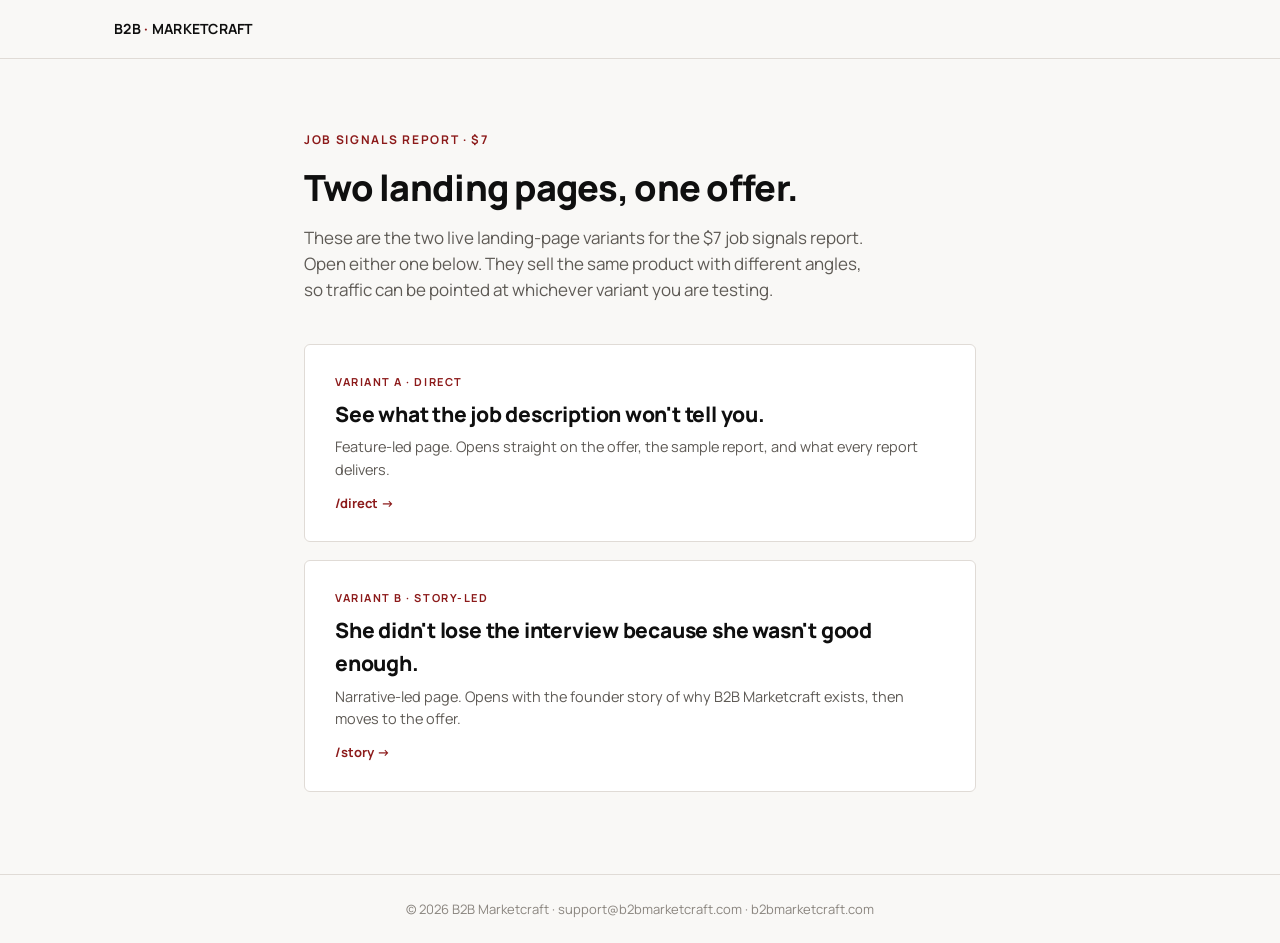
<file: index.html>
<!DOCTYPE html>
<html lang="en">
<head>
<meta charset="UTF-8">
<meta name="viewport" content="width=device-width, initial-scale=1.0">
<title>Job Signals Report — landing pages | B2B Marketcraft</title>
<meta name="robots" content="noindex">
<link rel="icon" href="https://b2bmarketcraft.com/favicon.ico">
<link rel="preconnect" href="https://fonts.googleapis.com">
<link rel="preconnect" href="https://fonts.gstatic.com" crossorigin>
<link href="https://fonts.googleapis.com/css2?family=Manrope:wght@300;400;500;600;700;800&display=swap" rel="stylesheet">
<style>
  :root {
    --bg: #f9f8f6;
    --card: #ffffff;
    --accent: #8C1A1A;
    --accent-dark: #6e1414;
    --border: #e0dbd6;
    --text: #0f0f0f;
    --muted: #5e5a55;
    --faint: #8a857f;
  }
  * { box-sizing: border-box; margin: 0; padding: 0; }
  body {
    font-family: 'Manrope', -apple-system, BlinkMacSystemFont, sans-serif;
    background: var(--bg);
    color: var(--text);
    line-height: 1.55;
    -webkit-font-smoothing: antialiased;
    min-height: 100vh;
  }
  .topbar { border-bottom: 1px solid var(--border); }
  .topbar-inner {
    display: flex;
    align-items: center;
    padding: 18px 24px;
    max-width: 1100px;
    margin: 0 auto;
    font-size: 14px;
  }
  .brand { font-weight: 700; letter-spacing: 0.02em; }
  .brand .dot { color: var(--accent); }

  .wrap { max-width: 720px; margin: 0 auto; padding: 72px 24px 64px; }
  .eyebrow {
    font-size: 12px;
    letter-spacing: 0.14em;
    text-transform: uppercase;
    color: var(--accent);
    font-weight: 700;
    margin-bottom: 18px;
  }
  h1 {
    font-size: 36px;
    line-height: 1.15;
    font-weight: 800;
    letter-spacing: -0.02em;
    margin-bottom: 16px;
  }
  .intro {
    font-size: 17px;
    color: var(--muted);
    margin-bottom: 40px;
    max-width: 560px;
  }

  .card {
    display: block;
    background: var(--card);
    border: 1px solid var(--border);
    border-radius: 6px;
    padding: 28px 30px;
    margin-bottom: 18px;
    text-decoration: none;
    color: inherit;
    transition: border-color 0.15s, transform 0.1s;
  }
  .card:hover { border-color: var(--accent); transform: translateY(-2px); }
  .card-tag {
    font-size: 11px;
    letter-spacing: 0.14em;
    text-transform: uppercase;
    color: var(--accent);
    font-weight: 700;
    margin-bottom: 8px;
  }
  .card-title {
    font-size: 21px;
    font-weight: 800;
    letter-spacing: -0.01em;
    margin-bottom: 6px;
  }
  .card-desc { font-size: 14.5px; color: var(--muted); margin-bottom: 12px; }
  .card-url {
    font-size: 13px;
    color: var(--accent);
    font-weight: 700;
  }
  .card-url::after { content: " →"; }

  footer {
    border-top: 1px solid var(--border);
    padding: 24px;
    font-size: 13px;
    color: var(--faint);
    text-align: center;
  }
  footer a { color: var(--faint); text-decoration: none; }
  footer a:hover { color: var(--text); }

  @media (max-width: 600px) {
    h1 { font-size: 28px; }
    .wrap { padding: 48px 22px 48px; }
    .card { padding: 24px 22px; }
  }
</style>
</head>
<body>

<div class="topbar">
  <div class="topbar-inner">
    <div class="brand">B2B <span class="dot">·</span> MARKETCRAFT</div>
  </div>
</div>

<div class="wrap">
  <div class="eyebrow">Job Signals Report · $7</div>
  <h1>Two landing pages, one offer.</h1>
  <p class="intro">These are the two live landing-page variants for the $7 job signals report. Open either one below. They sell the same product with different angles, so traffic can be pointed at whichever variant you are testing.</p>

  <a class="card" href="/direct">
    <div class="card-tag">Variant A · Direct</div>
    <div class="card-title">See what the job description won't tell you.</div>
    <div class="card-desc">Feature-led page. Opens straight on the offer, the sample report, and what every report delivers.</div>
    <div class="card-url">/direct</div>
  </a>

  <a class="card" href="/story">
    <div class="card-tag">Variant B · Story-led</div>
    <div class="card-title">She didn't lose the interview because she wasn't good enough.</div>
    <div class="card-desc">Narrative-led page. Opens with the founder story of why B2B Marketcraft exists, then moves to the offer.</div>
    <div class="card-url">/story</div>
  </a>
</div>

<footer>
  © 2026 B2B Marketcraft · <a href="mailto:support@b2bmarketcraft.com">support@b2bmarketcraft.com</a> · <a href="https://b2bmarketcraft.com">b2bmarketcraft.com</a>
</footer>

</body>
</html>
</file>
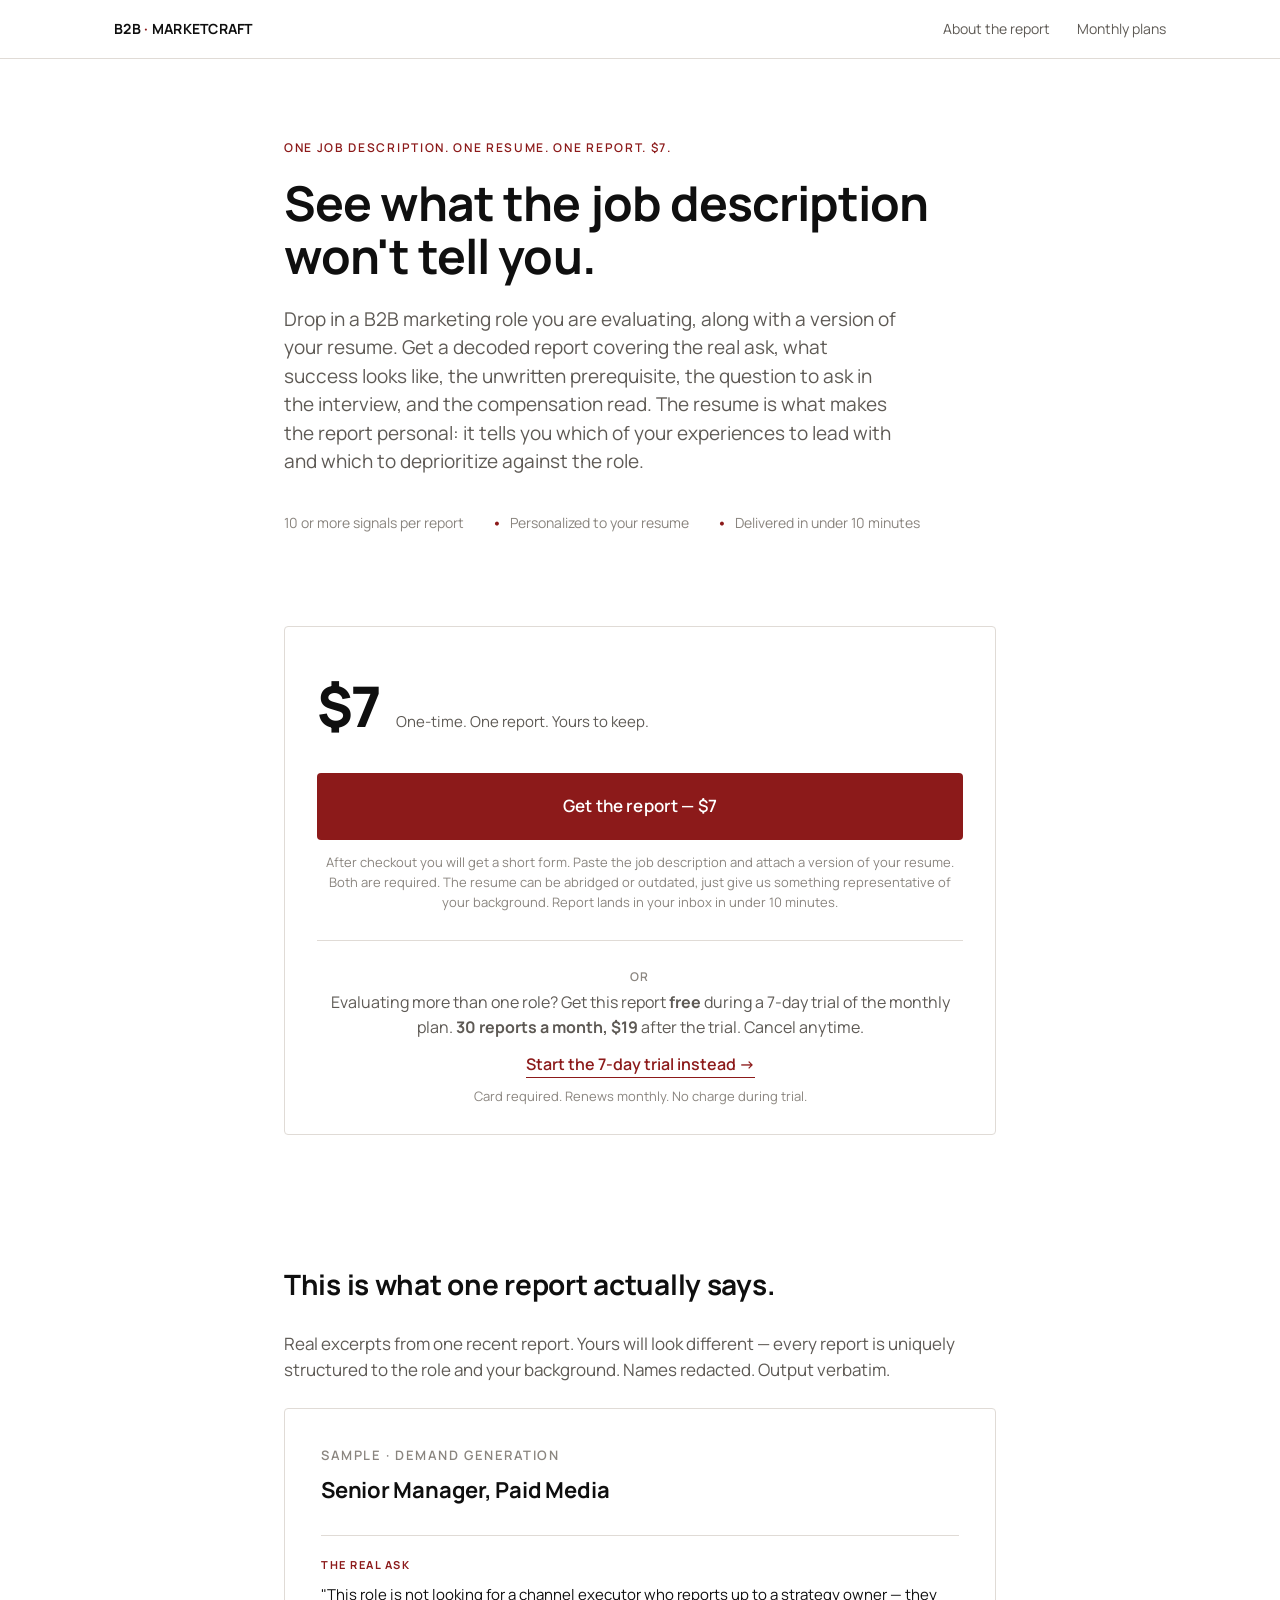
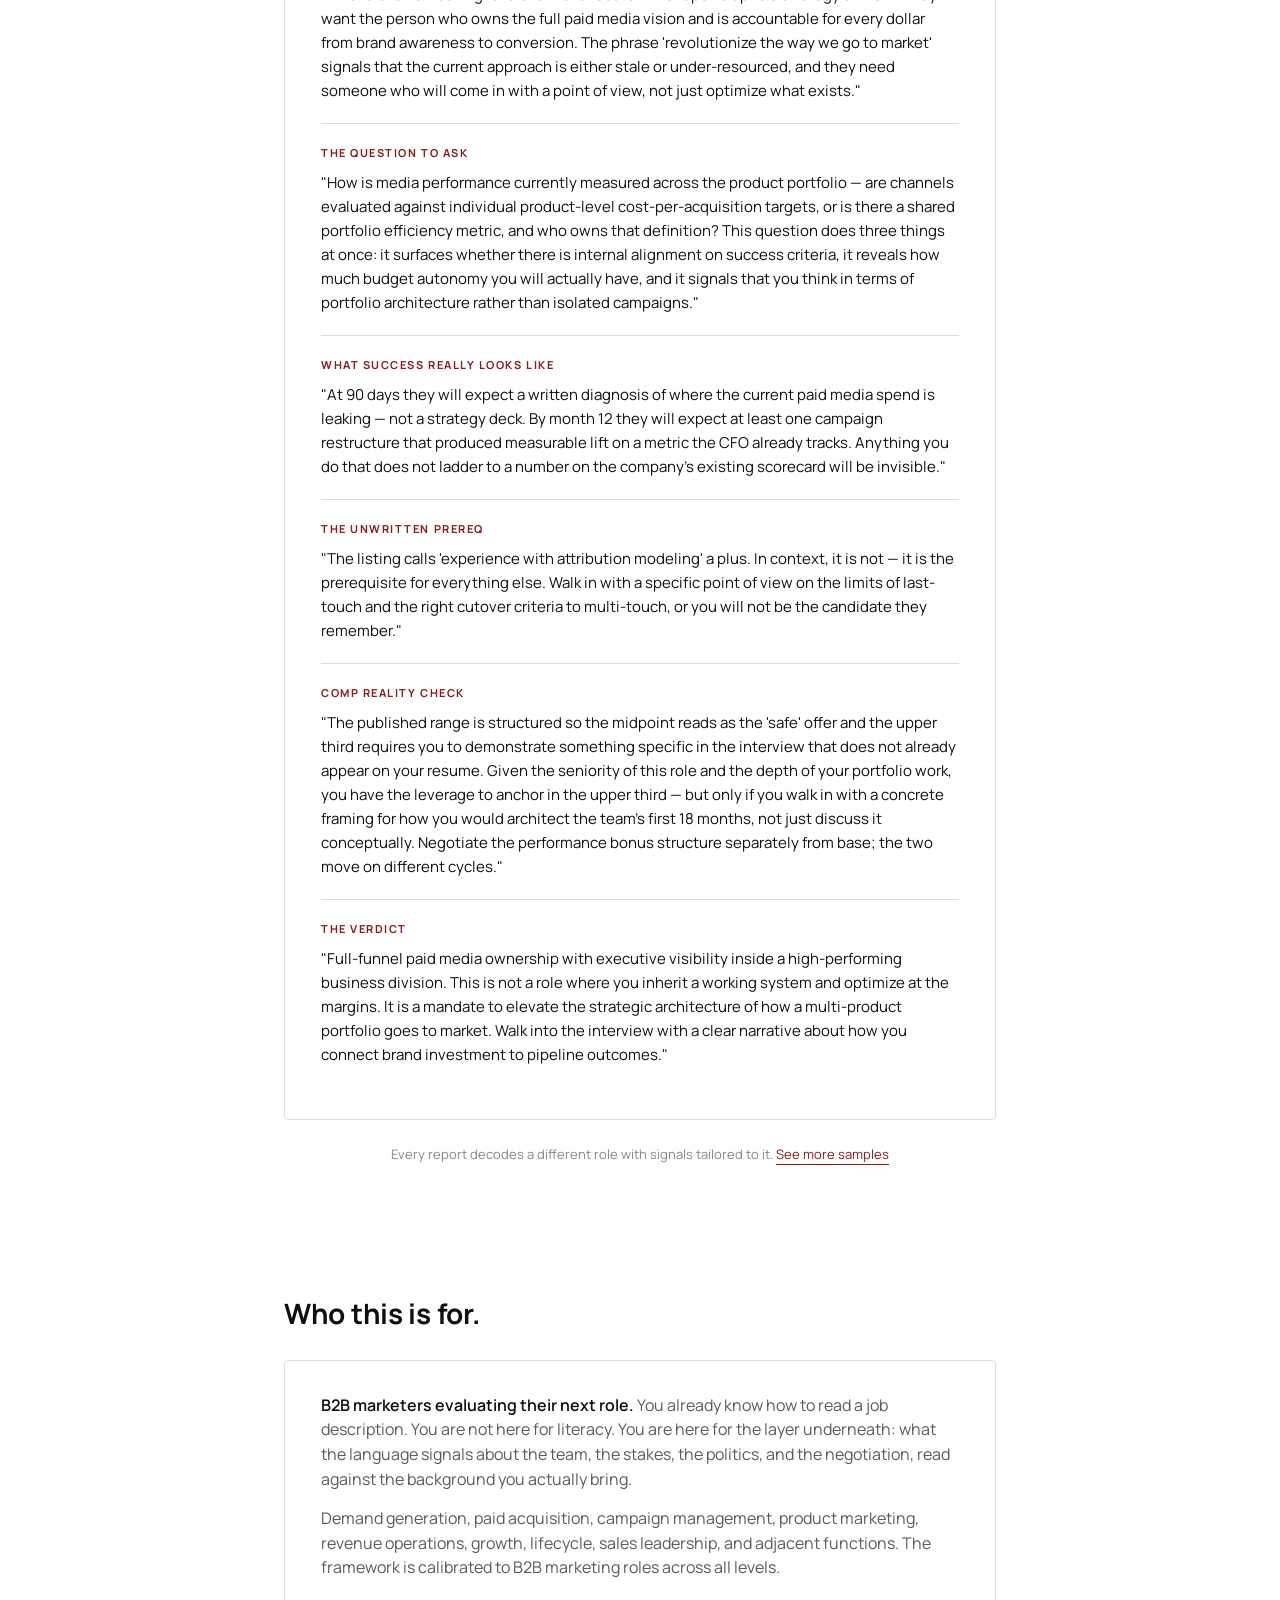
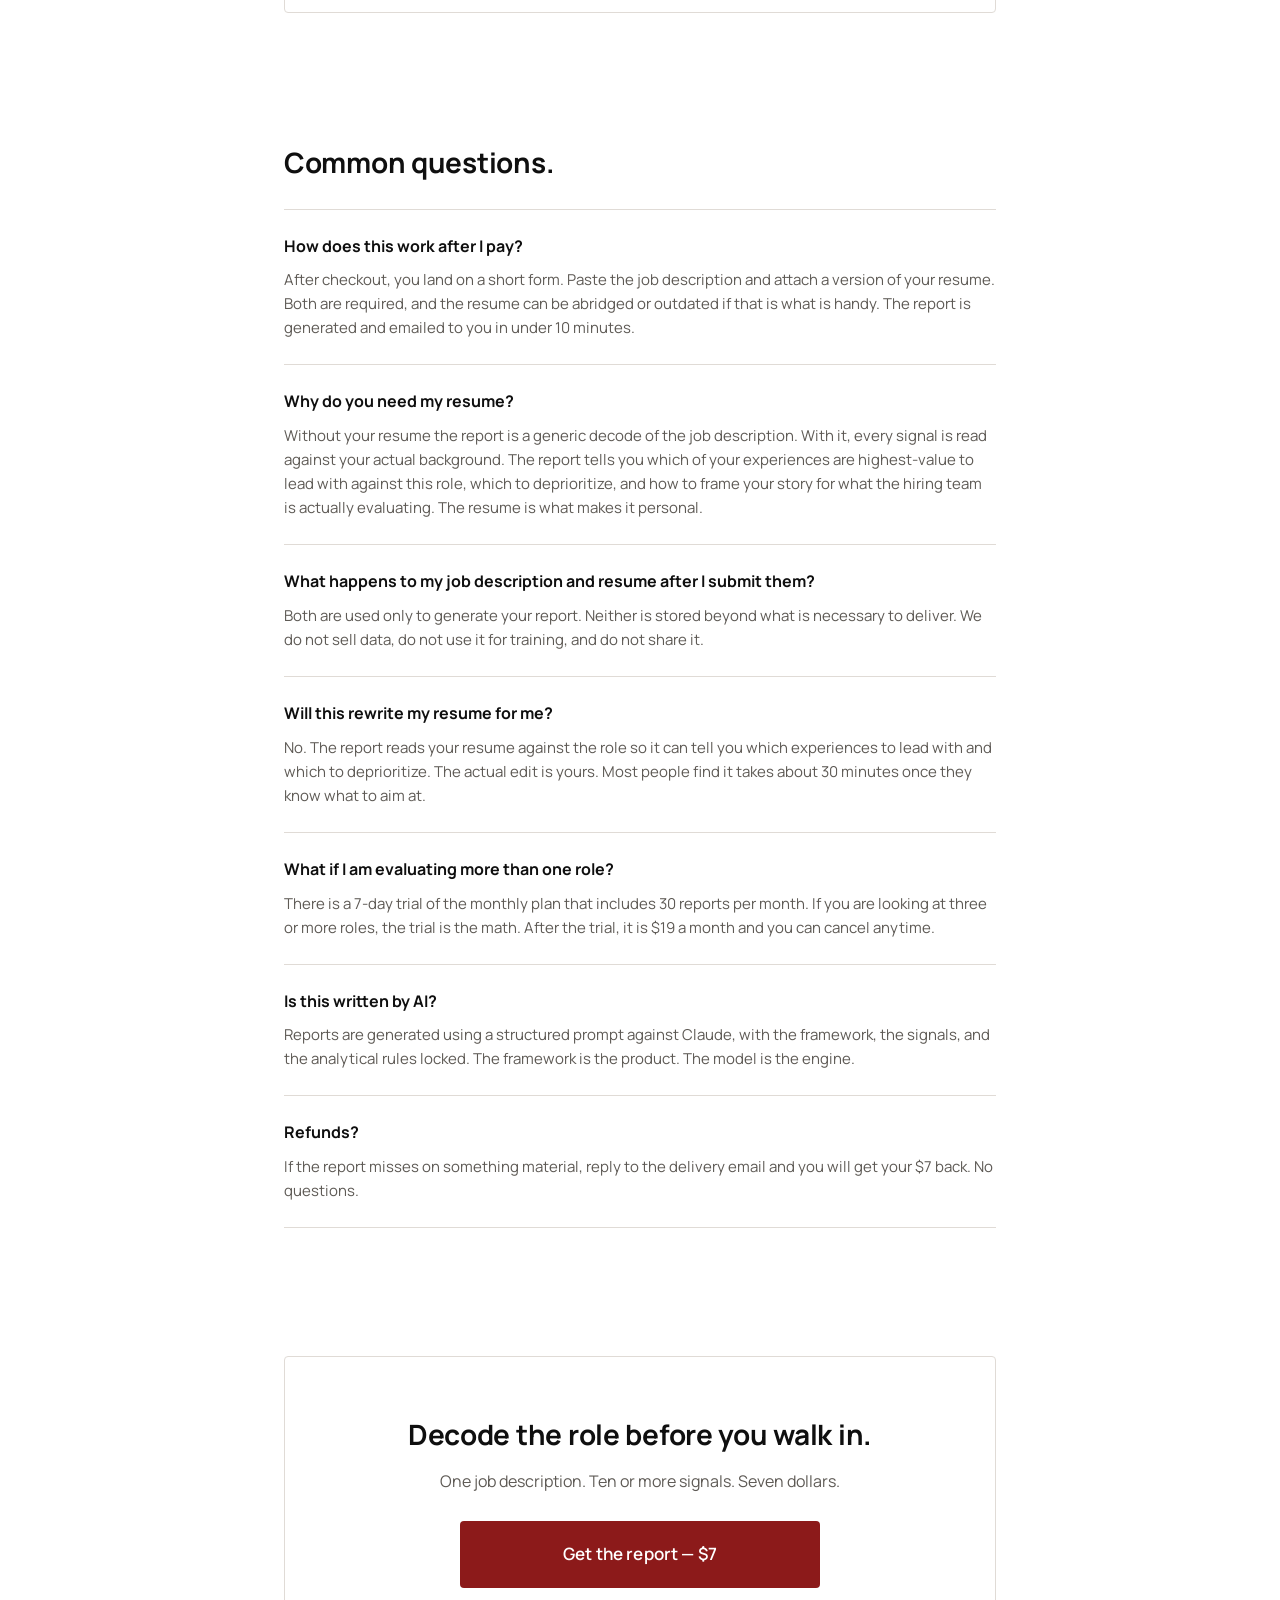
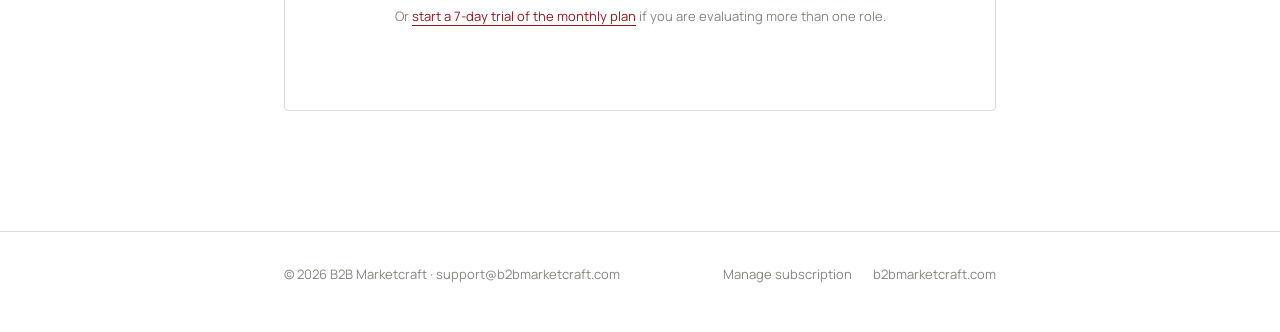
<file: direct.html>
<!DOCTYPE html>
<html lang="en">
<head>
<meta charset="UTF-8">
<meta name="viewport" content="width=device-width, initial-scale=1.0">
<title>Decode the job description before the interview — $7 | B2B Marketcraft</title>
<meta name="description" content="Drop in a B2B marketing job description plus your resume. Get a decoded report — the Real Ask, the Question To Ask, Comp Reality Check, and the Verdict — in under 10 minutes. $7.">

<!--
  ============================================================
  B2B MARKETCRAFT - $7 JOB SIGNALS REPORT - DIRECT LANDING PAGE
  Served at pages.b2bmarketcraft.com/direct
  ============================================================
  Direct / feature-led variant. Opens straight on the offer.
  A/B counterpart to the story-led page at /story.

  Meta Pixel (ID 2556097768173758) is installed in <head>: fires
  PageView on load, InitiateCheckout on $7 button click, and a
  TrialButtonClick custom event on the trial link. Purchase fires
  on the Stripe success page, not here.
  ============================================================
-->

<!-- Open Graph / social sharing -->
<meta property="og:type" content="website">
<meta property="og:title" content="Decode the job description before the interview — $7">
<meta property="og:description" content="One job description. One resume. One report. Ten or more signals in under 10 minutes.">
<meta property="og:site_name" content="B2B Marketcraft">
<!-- TODO: add og:image once a 1200x630 share card exists -->
<!-- <meta property="og:image" content="https://b2bmarketcraft.com/og-job-signals.png"> -->
<meta name="twitter:card" content="summary_large_image">

<!-- Favicon (using the main site's favicon — replace if you want a unique one) -->
<link rel="icon" href="https://b2bmarketcraft.com/favicon.ico">

<link rel="preconnect" href="https://fonts.googleapis.com">
<link rel="preconnect" href="https://fonts.gstatic.com" crossorigin>
<link href="https://fonts.googleapis.com/css2?family=Manrope:wght@300;400;500;600;700;800&display=swap" rel="stylesheet">

<!-- ============================================================
     META (FACEBOOK) PIXEL - base code, ID 2556097768173758
     Fires PageView on every page load.
     ============================================================ -->
<script>
!function(f,b,e,v,n,t,s)
{if(f.fbq)return;n=f.fbq=function(){n.callMethod?
n.callMethod.apply(n,arguments):n.queue.push(arguments)};
if(!f._fbq)f._fbq=n;n.push=n;n.loaded=!0;n.version='2.0';
n.queue=[];t=b.createElement(e);t.async=!0;
t.src=v;s=b.getElementsByTagName(e)[0];
s.parentNode.insertBefore(t,s)}(window, document,'script',
'https://connect.facebook.net/en_US/fbevents.js');
fbq('init', '2556097768173758');
fbq('track', 'PageView');
</script>
<noscript><img height="1" width="1" style="display:none"
src="https://www.facebook.com/tr?id=2556097768173758&ev=PageView&noscript=1"/></noscript>
<!-- End Meta Pixel Code -->

<!-- GOOGLE ADS / GA4: paste gtag.js snippet here if needed -->
<!-- LINKEDIN INSIGHT TAG: paste here if needed -->
<!-- TIKTOK / REDDIT / OTHER: paste here as needed -->

<style>
  :root {
    --bg: #ffffff;
    --card: #ffffff;
    --accent: #8C1A1A;
    --accent-dark: #6e1414;
    --border: #e0dbd6;
    --text: #0f0f0f;
    --muted: #5e5a55;
    --faint: #8a857f;
  }
  * { box-sizing: border-box; margin: 0; padding: 0; }
  html { scroll-behavior: smooth; }
  body {
    font-family: 'Manrope', -apple-system, BlinkMacSystemFont, sans-serif;
    background: var(--bg);
    color: var(--text);
    line-height: 1.55;
    font-weight: 400;
    -webkit-font-smoothing: antialiased;
  }
  .container {
    max-width: 760px;
    margin: 0 auto;
    padding: 0 24px;
  }
  .wide {
    max-width: 920px;
  }

  /* Top bar */
  .topbar {
    border-bottom: 1px solid var(--border);
    background: var(--bg);
  }
  .topbar-inner {
    display: flex;
    justify-content: space-between;
    align-items: center;
    padding: 18px 24px;
    max-width: 1100px;
    margin: 0 auto;
    font-size: 14px;
  }
  .brand {
    font-weight: 700;
    letter-spacing: 0.02em;
  }
  .brand .dot { color: var(--accent); }
  .topbar a {
    color: var(--muted);
    text-decoration: none;
    margin-left: 24px;
  }
  .topbar a:hover { color: var(--text); }

  /* Hero */
  .hero {
    padding: 80px 0 56px;
    text-align: left;
  }
  .eyebrow {
    font-size: 12px;
    letter-spacing: 0.14em;
    text-transform: uppercase;
    color: var(--accent);
    font-weight: 600;
    margin-bottom: 20px;
  }
  h1 {
    font-size: 48px;
    line-height: 1.1;
    font-weight: 700;
    letter-spacing: -0.02em;
    margin-bottom: 22px;
  }
  .subhead {
    font-size: 19px;
    color: var(--muted);
    max-width: 620px;
    margin-bottom: 36px;
    line-height: 1.5;
  }
  .meta {
    display: flex;
    gap: 28px;
    flex-wrap: wrap;
    font-size: 14px;
    color: var(--faint);
    margin-bottom: 36px;
  }
  .meta span::before {
    content: "•";
    color: var(--accent);
    margin-right: 8px;
    font-weight: 700;
  }
  .meta span:first-child::before { content: ""; margin-right: 0; }

  /* Buy block */
  .buy-block {
    background: var(--card);
    border: 1px solid var(--border);
    border-radius: 4px;
    padding: 36px 32px 28px;
    margin: 0 0 64px;
  }
  .price-row {
    display: flex;
    align-items: baseline;
    gap: 16px;
    margin-bottom: 24px;
  }
  .price {
    font-size: 56px;
    font-weight: 800;
    letter-spacing: -0.03em;
  }
  .price-note {
    color: var(--muted);
    font-size: 15px;
  }
  .cta {
    display: block;
    width: 100%;
    background: var(--accent);
    color: white;
    border: none;
    padding: 20px;
    font-size: 17px;
    font-weight: 600;
    font-family: inherit;
    letter-spacing: 0.01em;
    text-align: center;
    text-decoration: none;
    border-radius: 4px;
    cursor: pointer;
    transition: background 0.15s;
  }
  .cta:hover { background: var(--accent-dark); }
  .cta-sub {
    text-align: center;
    font-size: 13px;
    color: var(--faint);
    margin-top: 12px;
  }

  /* Option line — the playbook's centerpiece */
  .option-line {
    border-top: 1px solid var(--border);
    margin-top: 28px;
    padding-top: 24px;
    text-align: center;
  }
  .option-line p {
    font-size: 16px;
    color: var(--muted);
    margin-bottom: 12px;
  }
  .option-line .or {
    display: inline-block;
    background: var(--card);
    padding: 0 12px;
    color: var(--faint);
    font-size: 12px;
    letter-spacing: 0.16em;
    text-transform: uppercase;
    font-weight: 600;
    margin-top: -36px;
    position: relative;
    top: -2px;
  }
  .option-line a {
    color: var(--accent);
    text-decoration: none;
    font-weight: 600;
    border-bottom: 1px solid var(--accent);
    padding-bottom: 2px;
  }
  .option-line a:hover { color: var(--accent-dark); }
  .option-line .micro {
    font-size: 13px;
    color: var(--faint);
    margin-top: 10px;
  }

  /* Sections */
  section { padding: 64px 0; }
  section.tight { padding: 48px 0; }
  h2 {
    font-size: 28px;
    font-weight: 700;
    letter-spacing: -0.01em;
    margin-bottom: 24px;
  }
  h3 {
    font-size: 17px;
    font-weight: 700;
    margin-bottom: 8px;
  }
  p.lede {
    font-size: 17px;
    color: var(--muted);
    margin-bottom: 24px;
  }

  /* Sample card */
  .sample-intro {
    font-size: 14px;
    color: var(--faint);
    margin-bottom: 18px;
    letter-spacing: 0.02em;
  }
  .sample-card {
    background: var(--card);
    border: 1px solid var(--border);
    border-radius: 4px;
    padding: 36px 36px 32px;
    margin-bottom: 24px;
  }
  .sample-card .role {
    font-size: 13px;
    text-transform: uppercase;
    letter-spacing: 0.12em;
    color: var(--faint);
    font-weight: 600;
    margin-bottom: 8px;
  }
  .sample-card .title {
    font-size: 22px;
    font-weight: 700;
    margin-bottom: 28px;
    letter-spacing: -0.01em;
  }
  .signal {
    padding: 20px 0;
    border-top: 1px solid var(--border);
  }
  .signal:first-of-type { border-top: none; padding-top: 0; }
  .signal-label {
    font-size: 11px;
    letter-spacing: 0.14em;
    text-transform: uppercase;
    color: var(--accent);
    font-weight: 700;
    margin-bottom: 10px;
  }
  .signal p {
    font-size: 15px;
    color: var(--text);
    line-height: 1.6;
  }

  /* "What every report does for you" — slimmed grid */
  .inside-grid {
    background: var(--card);
    border: 1px solid var(--border);
    border-radius: 4px;
    padding: 36px;
  }
  .inside-grid ul {
    list-style: none;
  }
  .inside-grid li {
    padding: 14px 0;
    border-top: 1px solid var(--border);
    display: flex;
    gap: 16px;
    align-items: flex-start;
  }
  .inside-grid li:first-child { border-top: none; padding-top: 0; }
  .inside-grid li:last-child { padding-bottom: 0; }
  .inside-grid .num {
    color: var(--accent);
    font-weight: 700;
    min-width: 28px;
    font-size: 14px;
  }
  .inside-grid .ig-text strong {
    display: block;
    margin-bottom: 2px;
    font-weight: 600;
  }
  .inside-grid .ig-text .desc {
    display: block;
    color: var(--muted);
    font-size: 14px;
    line-height: 1.55;
  }
  .inside-grid .placeholder strong {
    color: var(--faint);
    font-style: italic;
    font-weight: 500;
  }

  /* Who this is for */
  .audience {
    background: var(--card);
    border: 1px solid var(--border);
    border-radius: 4px;
    padding: 32px 36px;
  }
  .audience p { color: var(--muted); margin-bottom: 14px; }
  .audience p:last-child { margin-bottom: 0; }
  .audience strong { color: var(--text); font-weight: 600; }

  /* FAQ */
  .faq-item {
    border-top: 1px solid var(--border);
    padding: 24px 0;
  }
  .faq-item:last-of-type { border-bottom: 1px solid var(--border); }
  .faq-q {
    font-weight: 700;
    font-size: 16px;
    margin-bottom: 10px;
  }
  .faq-a {
    color: var(--muted);
    font-size: 15px;
    line-height: 1.6;
  }

  /* Final CTA */
  .final-cta {
    text-align: center;
    background: var(--card);
    border: 1px solid var(--border);
    border-radius: 4px;
    padding: 56px 36px;
  }
  .final-cta h2 { margin-bottom: 12px; }
  .final-cta p { color: var(--muted); margin-bottom: 28px; }
  .final-cta .cta { max-width: 360px; margin: 0 auto; }

  /* Footer */
  footer {
    border-top: 1px solid var(--border);
    padding: 32px 0 48px;
    font-size: 13px;
    color: var(--faint);
    margin-top: 56px;
  }
  footer .container {
    display: flex;
    justify-content: space-between;
    flex-wrap: wrap;
    gap: 16px;
  }
  footer a {
    color: var(--faint);
    text-decoration: none;
    margin-left: 18px;
  }
  footer a:hover { color: var(--text); }

  /* Responsive */
  @media (max-width: 720px) {
    h1 { font-size: 34px; }
    .price { font-size: 44px; }
    .hero { padding: 56px 0 40px; }
    section { padding: 48px 0; }
    .buy-block { padding: 28px 22px 22px; }
    .sample-card { padding: 28px 22px 22px; }
    .inside-grid { padding: 28px 22px; }
    .audience { padding: 24px 22px; }
    .final-cta { padding: 40px 24px; }
    .topbar a { display: none; }
    .topbar a.always { display: inline; }
  }
</style>
</head>
<body>

<div class="topbar">
  <div class="topbar-inner">
    <div class="brand">B2B <span class="dot">·</span> MARKETCRAFT</div>
    <nav>
      <a href="https://b2bmarketcraft.com/about-marketcraft-job-signals-report">About the report</a>
      <a href="https://b2bmarketcraft.com/pricing" class="always">Monthly plans</a>
    </nav>
  </div>
</div>

<header class="hero">
  <div class="container">
    <div class="eyebrow">One job description. One resume. One report. $7.</div>
    <h1>See what the job description won't tell you.</h1>
    <p class="subhead">Drop in a B2B marketing role you are evaluating, along with a version of your resume. Get a decoded report covering the real ask, what success looks like, the unwritten prerequisite, the question to ask in the interview, and the compensation read. The resume is what makes the report personal: it tells you which of your experiences to lead with and which to deprioritize against the role.</p>
    <div class="meta">
      <span>10 or more signals per report</span>
      <span>Personalized to your resume</span>
      <span>Delivered in under 10 minutes</span>
    </div>
  </div>
</header>

<div class="container">
  <div class="buy-block">
    <div class="price-row">
      <div class="price">$7</div>
      <div class="price-note">One-time. One report. Yours to keep.</div>
    </div>
    <a class="cta" href="https://buy.stripe.com/bJe6oAeCX34NaHR0bZ0kE08" data-event="buy_7_top" data-fbevent="initiate_checkout">Get the report — $7</a>
    <div class="cta-sub">After checkout you will get a short form. Paste the job description and attach a version of your resume. Both are required. The resume can be abridged or outdated, just give us something representative of your background. Report lands in your inbox in under 10 minutes.</div>

    <div class="option-line">
      <span class="or">or</span>
      <p>Evaluating more than one role? Get this report <strong>free</strong> during a 7-day trial of the monthly plan. <strong>30 reports a month, $19</strong> after the trial. Cancel anytime.</p>
      <a href="https://buy.stripe.com/7sYdR27avfRz7vFcYL0kE09" data-event="start_trial_top" data-fbevent="trial_click">Start the 7-day trial instead →</a>
      <div class="micro">Card required. Renews monthly. No charge during trial.</div>
    </div>
  </div>
</div>

<section>
  <div class="container">
    <h2>This is what one report actually says.</h2>
    <p class="lede">Real excerpts from one recent report. Yours will look different — every report is uniquely structured to the role and your background. Names redacted. Output verbatim.</p>

    <div class="sample-card">
      <div class="role">Sample · Demand Generation</div>
      <div class="title">Senior Manager, Paid Media</div>

      <div class="signal">
        <div class="signal-label">The Real Ask</div>
        <p>"This role is not looking for a channel executor who reports up to a strategy owner — they want the person who owns the full paid media vision and is accountable for every dollar from brand awareness to conversion. The phrase 'revolutionize the way we go to market' signals that the current approach is either stale or under-resourced, and they need someone who will come in with a point of view, not just optimize what exists."</p>
      </div>

      <div class="signal">
        <div class="signal-label">The Question To Ask</div>
        <p>"How is media performance currently measured across the product portfolio — are channels evaluated against individual product-level cost-per-acquisition targets, or is there a shared portfolio efficiency metric, and who owns that definition? This question does three things at once: it surfaces whether there is internal alignment on success criteria, it reveals how much budget autonomy you will actually have, and it signals that you think in terms of portfolio architecture rather than isolated campaigns."</p>
      </div>

      <div class="signal">
        <div class="signal-label">What Success Really Looks Like</div>
        <p>"At 90 days they will expect a written diagnosis of where the current paid media spend is leaking — not a strategy deck. By month 12 they will expect at least one campaign restructure that produced measurable lift on a metric the CFO already tracks. Anything you do that does not ladder to a number on the company's existing scorecard will be invisible."</p>
      </div>

      <div class="signal">
        <div class="signal-label">The Unwritten Prereq</div>
        <p>"The listing calls 'experience with attribution modeling' a plus. In context, it is not — it is the prerequisite for everything else. Walk in with a specific point of view on the limits of last-touch and the right cutover criteria to multi-touch, or you will not be the candidate they remember."</p>
      </div>

      <div class="signal">
        <div class="signal-label">Comp Reality Check</div>
        <p>"The published range is structured so the midpoint reads as the 'safe' offer and the upper third requires you to demonstrate something specific in the interview that does not already appear on your resume. Given the seniority of this role and the depth of your portfolio work, you have the leverage to anchor in the upper third — but only if you walk in with a concrete framing for how you would architect the team's first 18 months, not just discuss it conceptually. Negotiate the performance bonus structure separately from base; the two move on different cycles."</p>
      </div>

      <div class="signal">
        <div class="signal-label">The Verdict</div>
        <p>"Full-funnel paid media ownership with executive visibility inside a high-performing business division. This is not a role where you inherit a working system and optimize at the margins. It is a mandate to elevate the strategic architecture of how a multi-product portfolio goes to market. Walk into the interview with a clear narrative about how you connect brand investment to pipeline outcomes."</p>
      </div>
    </div>

    <p style="font-size: 13px; color: var(--faint); text-align: center; margin-top: 16px;">
      Every report decodes a different role with signals tailored to it. <a href="https://b2bmarketcraft.com/about-marketcraft-job-signals-report" style="color: var(--accent); text-decoration: none; border-bottom: 1px solid var(--accent); padding-bottom: 1px;">See more samples</a>
    </p>
  </div>
</section>

<section>
  <div class="container">
    <h2>Who this is for.</h2>
    <div class="audience">
      <p><strong>B2B marketers evaluating their next role.</strong> You already know how to read a job description. You are not here for literacy. You are here for the layer underneath: what the language signals about the team, the stakes, the politics, and the negotiation, read against the background you actually bring.</p>
      <p>Demand generation, paid acquisition, campaign management, product marketing, revenue operations, growth, lifecycle, sales leadership, and adjacent functions. The framework is calibrated to B2B marketing roles across all levels.</p>
    </div>
  </div>
</section>

<section>
  <div class="container">
    <h2>Common questions.</h2>

    <div class="faq-item">
      <div class="faq-q">How does this work after I pay?</div>
      <div class="faq-a">After checkout, you land on a short form. Paste the job description and attach a version of your resume. Both are required, and the resume can be abridged or outdated if that is what is handy. The report is generated and emailed to you in under 10 minutes.</div>
    </div>

    <div class="faq-item">
      <div class="faq-q">Why do you need my resume?</div>
      <div class="faq-a">Without your resume the report is a generic decode of the job description. With it, every signal is read against your actual background. The report tells you which of your experiences are highest-value to lead with against this role, which to deprioritize, and how to frame your story for what the hiring team is actually evaluating. The resume is what makes it personal.</div>
    </div>

    <div class="faq-item">
      <div class="faq-q">What happens to my job description and resume after I submit them?</div>
      <div class="faq-a">Both are used only to generate your report. Neither is stored beyond what is necessary to deliver. We do not sell data, do not use it for training, and do not share it.</div>
    </div>

    <div class="faq-item">
      <div class="faq-q">Will this rewrite my resume for me?</div>
      <div class="faq-a">No. The report reads your resume against the role so it can tell you which experiences to lead with and which to deprioritize. The actual edit is yours. Most people find it takes about 30 minutes once they know what to aim at.</div>
    </div>

    <div class="faq-item">
      <div class="faq-q">What if I am evaluating more than one role?</div>
      <div class="faq-a">There is a 7-day trial of the monthly plan that includes 30 reports per month. If you are looking at three or more roles, the trial is the math. After the trial, it is $19 a month and you can cancel anytime.</div>
    </div>

    <div class="faq-item">
      <div class="faq-q">Is this written by AI?</div>
      <div class="faq-a">Reports are generated using a structured prompt against Claude, with the framework, the signals, and the analytical rules locked. The framework is the product. The model is the engine.</div>
    </div>

    <div class="faq-item">
      <div class="faq-q">Refunds?</div>
      <div class="faq-a">If the report misses on something material, reply to the delivery email and you will get your $7 back. No questions.</div>
    </div>
  </div>
</section>

<section>
  <div class="container">
    <div class="final-cta">
      <h2>Decode the role before you walk in.</h2>
      <p>One job description. Ten or more signals. Seven dollars.</p>
      <a class="cta" href="https://buy.stripe.com/bJe6oAeCX34NaHR0bZ0kE08" data-event="buy_7_bottom" data-fbevent="initiate_checkout">Get the report — $7</a>
      <p style="margin-top: 18px; font-size: 13px; color: var(--faint);">Or <a href="https://buy.stripe.com/7sYdR27avfRz7vFcYL0kE09" style="color: var(--accent); text-decoration: none; border-bottom: 1px solid var(--accent);" data-event="start_trial_bottom" data-fbevent="trial_click">start a 7-day trial of the monthly plan</a> if you are evaluating more than one role.</p>
    </div>
  </div>
</section>

<footer>
  <div class="container">
    <div>© 2026 B2B Marketcraft · <a href="mailto:support@b2bmarketcraft.com" style="margin-left: 0;">support@b2bmarketcraft.com</a></div>
    <div>
      <a href="https://billing.stripe.com/p/login/eVq5kwcuP20J5nx8Iv0kE00">Manage subscription</a>
      <a href="https://b2bmarketcraft.com">b2bmarketcraft.com</a>
    </div>
  </div>
</footer>

<!-- ============================================================
     CONVERSION EVENTS
     - PageView fires from the base Pixel above.
     - InitiateCheckout fires when a $7 button is clicked.
     - TrialButtonClick (custom) fires when the trial link is clicked.
     - Purchase fires on the Stripe success page, not here.
     ============================================================ -->
<script>
  document.querySelectorAll('[data-fbevent="initiate_checkout"]').forEach(function (el) {
    el.addEventListener('click', function () {
      if (typeof fbq === 'function') {
        fbq('track', 'InitiateCheckout', {
          value: 7.00,
          currency: 'USD',
          content_name: 'Job Signals Report'
        });
      }
    });
  });
  document.querySelectorAll('[data-fbevent="trial_click"]').forEach(function (el) {
    el.addEventListener('click', function () {
      if (typeof fbq === 'function') {
        fbq('trackCustom', 'TrialButtonClick');
      }
    });
  });
</script>

</body>
</html>
</file>
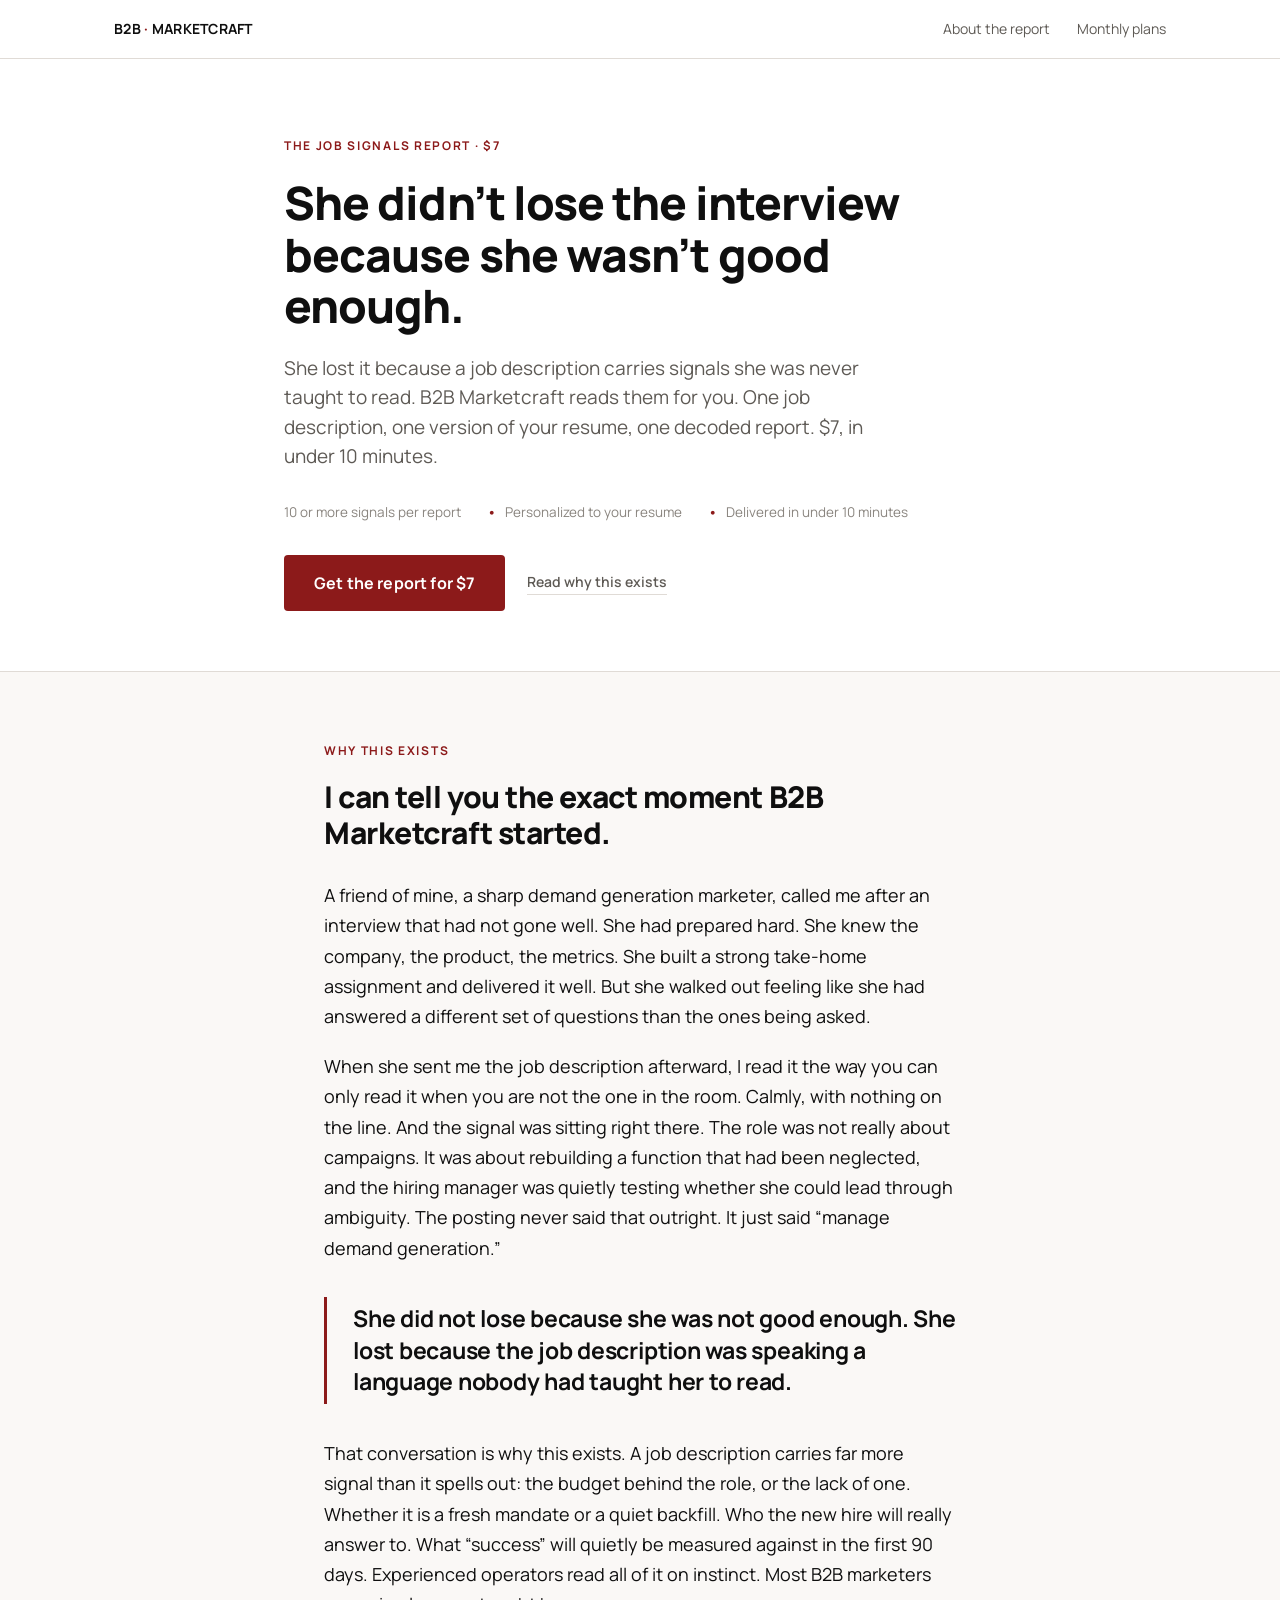
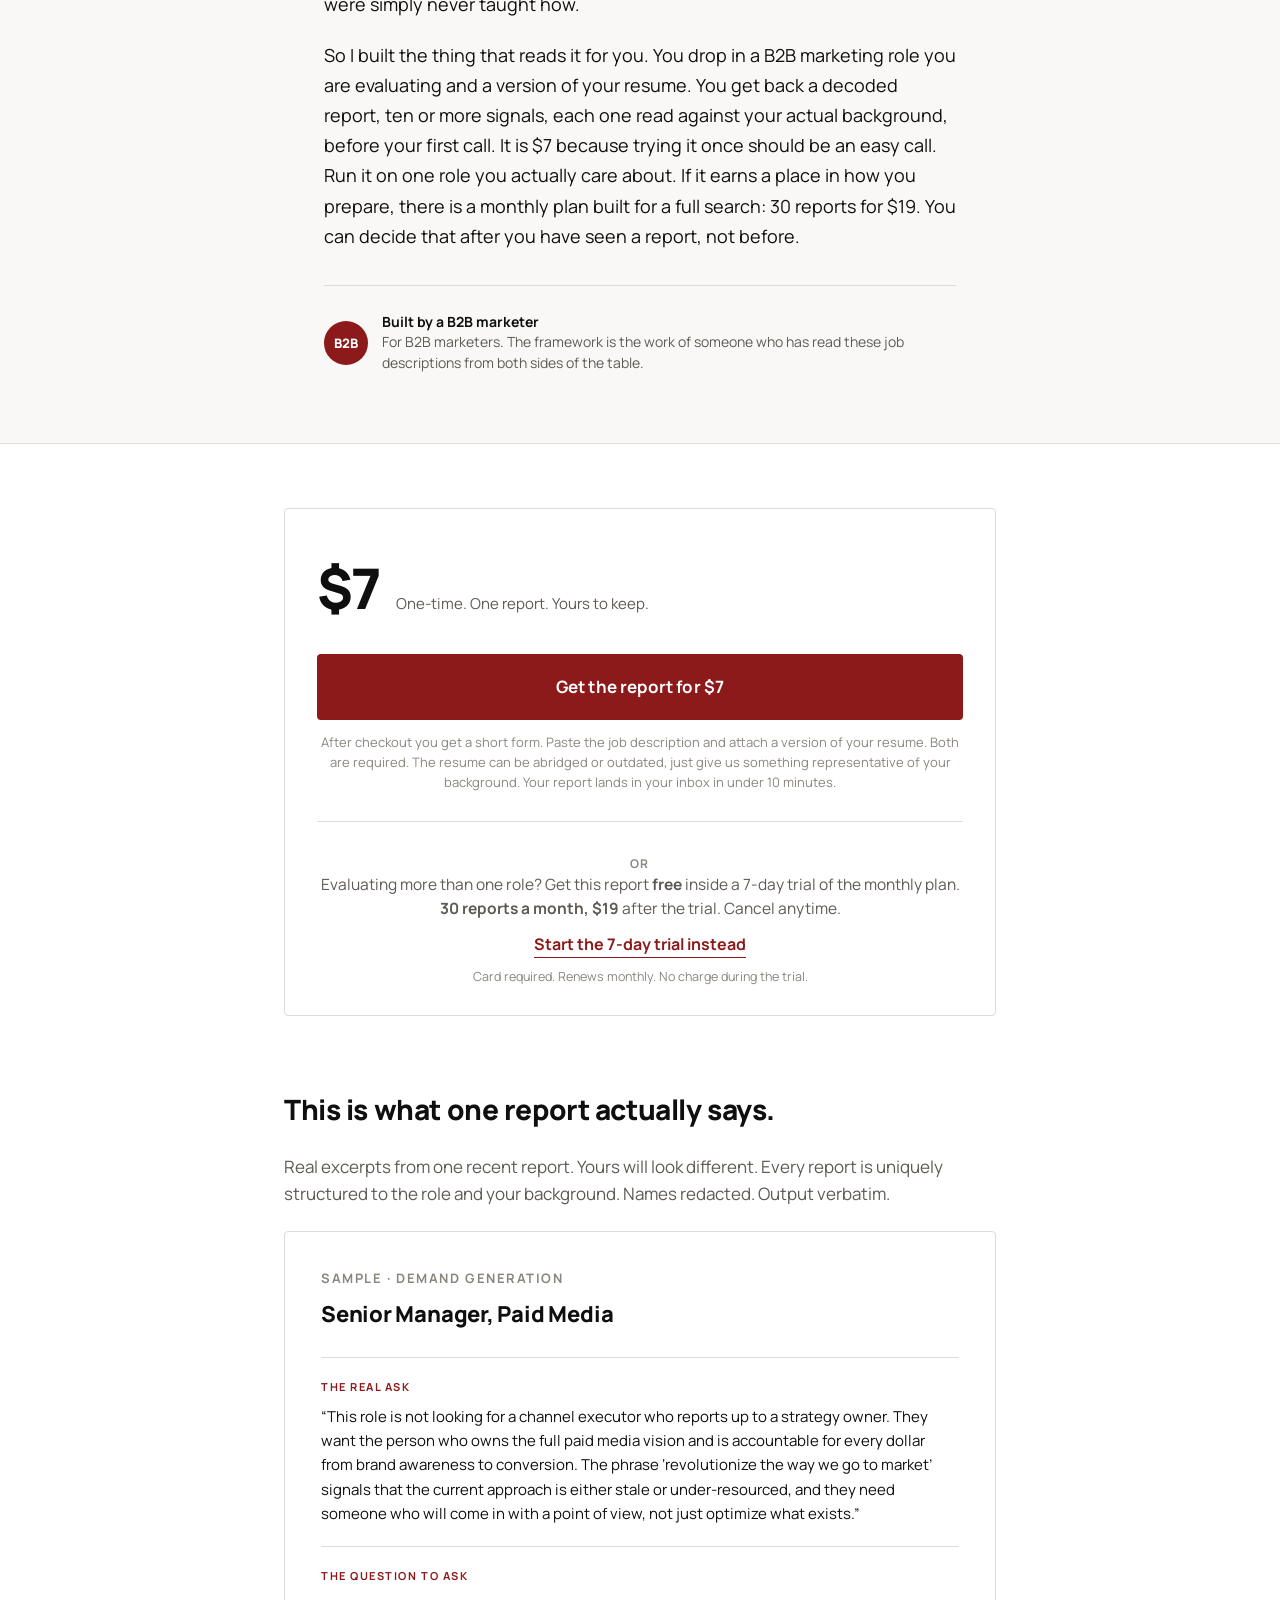
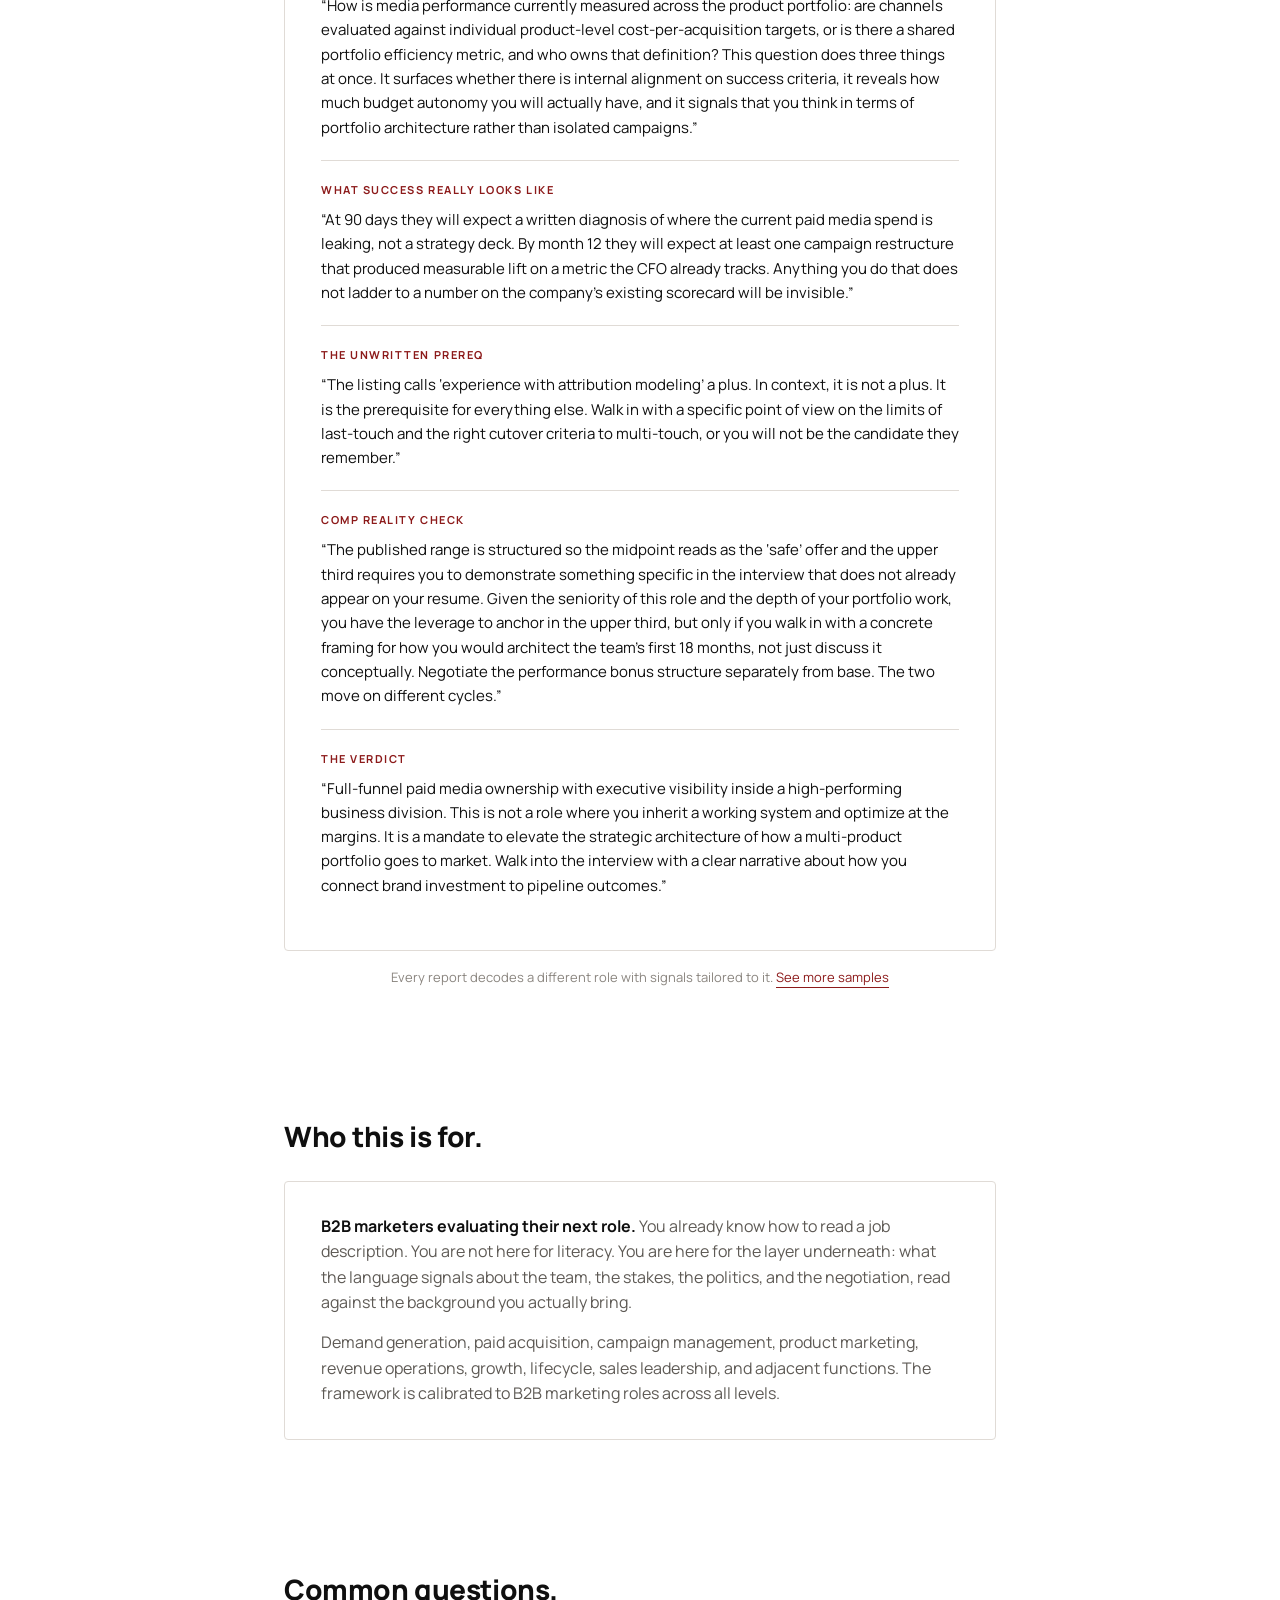
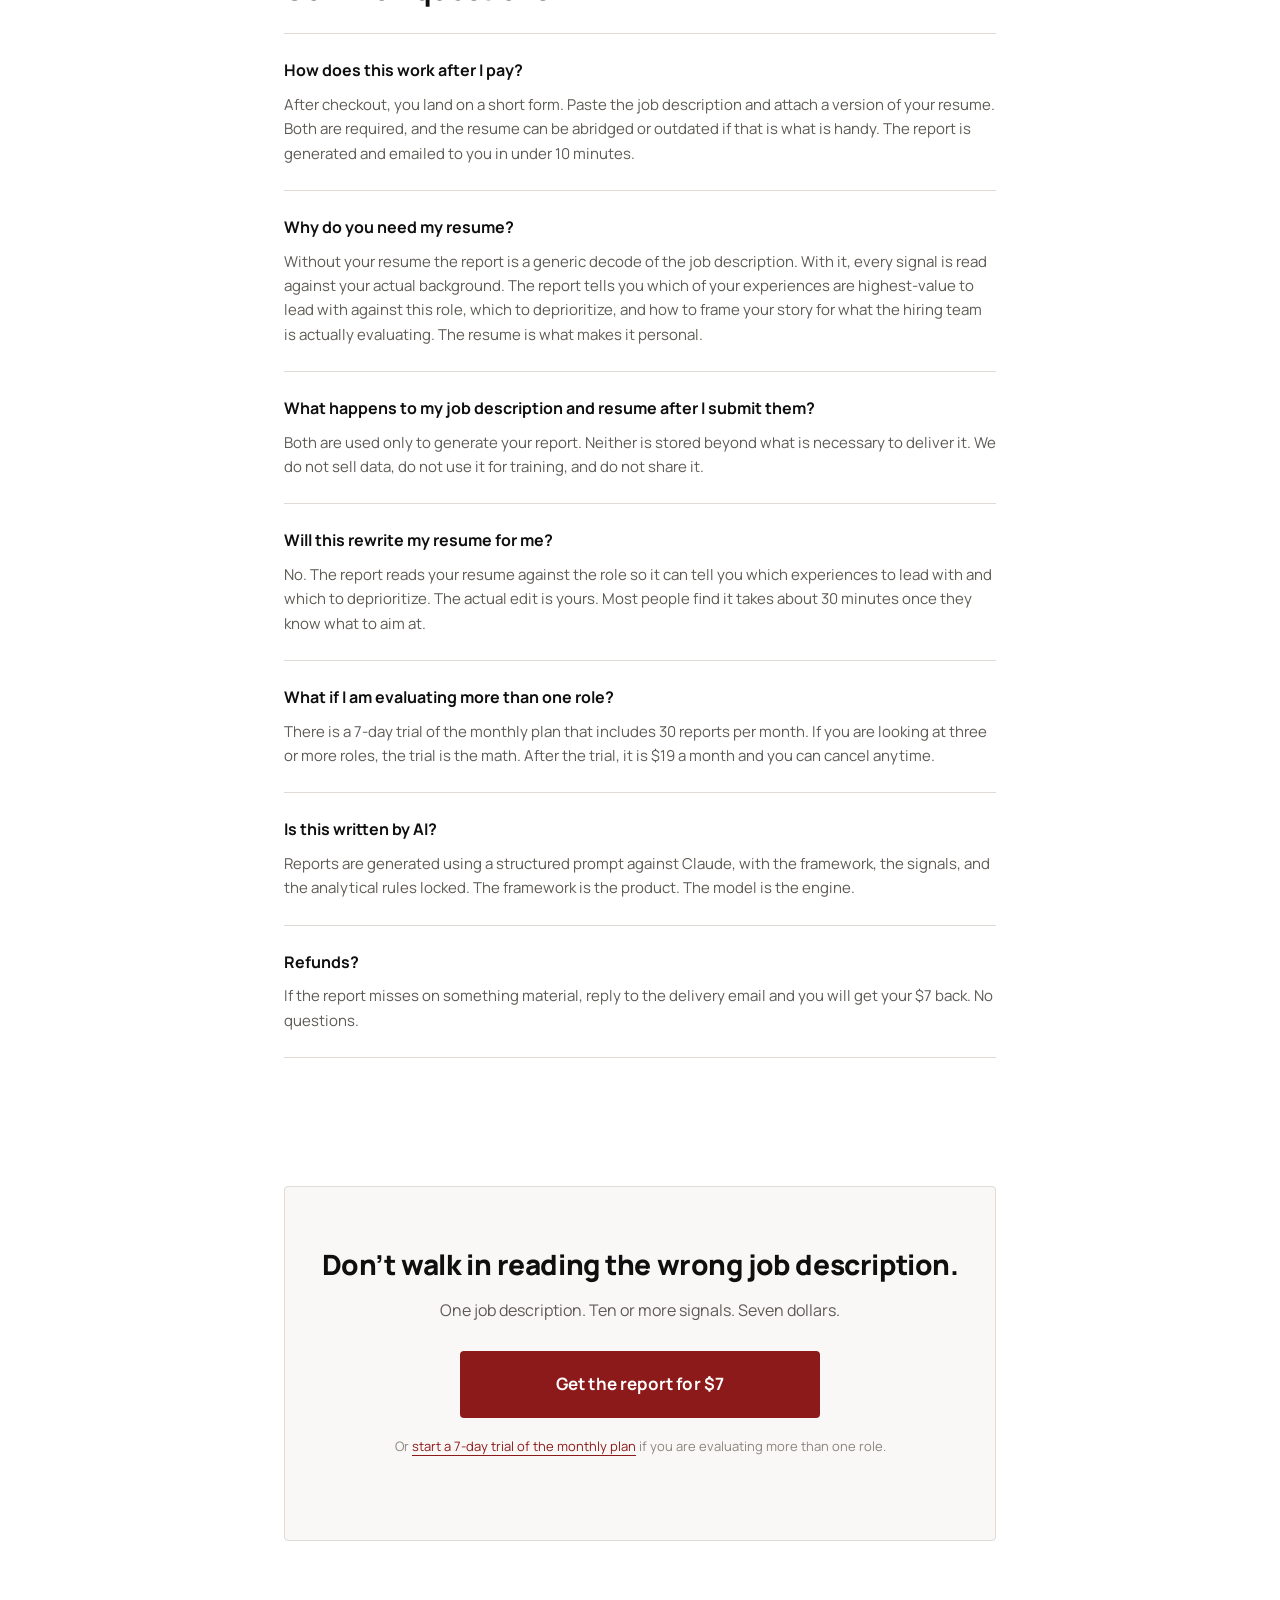
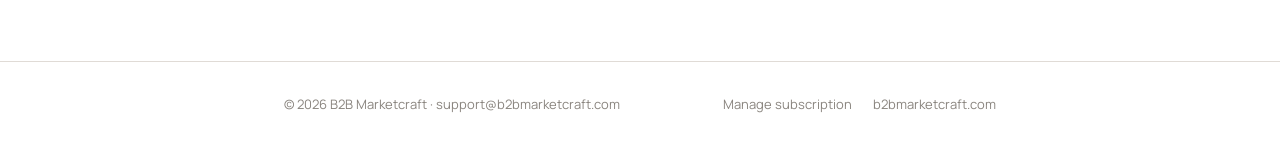
<file: story.html>
<!DOCTYPE html>
<html lang="en">
<head>
<meta charset="UTF-8">
<meta name="viewport" content="width=device-width, initial-scale=1.0">
<title>The $7 job signals report | B2B Marketcraft</title>
<meta name="description" content="A friend lost an interview because she misread the job description. This is the report built so that stops happening to B2B marketers. Drop in a role and a version of your resume, get ten or more decoded signals in under 10 minutes. $7.">

<!--
  ============================================================
  B2B MARKETCRAFT - $7 JOB SIGNALS REPORT - STORY-LED LANDING PAGE
  Served at pages.b2bmarketcraft.com/story
  ============================================================
  Story-led variant. Opens with the founder narrative.
  A/B counterpart to the direct/feature-led page at /direct.

  STATUS:
  1. STRIPE $7 LINK - DONE. Wired into the three $7 buttons.
  2. STRIPE SUCCESS URL - DONE. The $7 Payment Link redirects to
     https://b2bmarketcraft.com/job-signals-report-submission,
     which is the page that fires the Purchase event in Meta.
  3. OG SHARE IMAGE - still TODO. Add a 1200x630 og:image when ready.

  Meta Pixel (ID 2556097768173758) is installed in <head>: fires
  PageView on load, InitiateCheckout on $7 button click. Purchase
  fires on the Stripe success page, not here.
  ============================================================
-->

<!-- Open Graph / social sharing -->
<meta property="og:type" content="website">
<meta property="og:title" content="She didn't lose the interview because she wasn't good enough.">
<meta property="og:description" content="She lost it because the job description was speaking a language nobody had taught her to read. The $7 job signals report decodes it for you.">
<meta property="og:site_name" content="B2B Marketcraft">
<!-- TODO: add og:image once a 1200x630 share card exists -->
<!-- <meta property="og:image" content="https://b2bmarketcraft.com/og-job-signals.png"> -->
<meta name="twitter:card" content="summary_large_image">

<link rel="icon" href="https://b2bmarketcraft.com/favicon.ico">

<link rel="preconnect" href="https://fonts.googleapis.com">
<link rel="preconnect" href="https://fonts.gstatic.com" crossorigin>
<link href="https://fonts.googleapis.com/css2?family=Manrope:wght@300;400;500;600;700;800&display=swap" rel="stylesheet">

<!-- ============================================================
     META (FACEBOOK) PIXEL - base code, ID 2556097768173758
     Fires PageView on every page load.
     ============================================================ -->
<script>
!function(f,b,e,v,n,t,s)
{if(f.fbq)return;n=f.fbq=function(){n.callMethod?
n.callMethod.apply(n,arguments):n.queue.push(arguments)};
if(!f._fbq)f._fbq=n;n.push=n;n.loaded=!0;n.version='2.0';
n.queue=[];t=b.createElement(e);t.async=!0;
t.src=v;s=b.getElementsByTagName(e)[0];
s.parentNode.insertBefore(t,s)}(window, document,'script',
'https://connect.facebook.net/en_US/fbevents.js');
fbq('init', '2556097768173758');
fbq('track', 'PageView');
</script>
<noscript><img height="1" width="1" style="display:none"
src="https://www.facebook.com/tr?id=2556097768173758&ev=PageView&noscript=1"/></noscript>
<!-- End Meta Pixel Code -->

<!-- GOOGLE ADS / GA4: paste gtag.js snippet here if needed -->
<!-- LINKEDIN INSIGHT TAG: paste here if needed -->

<style>
  :root {
    --bg: #ffffff;
    --card: #ffffff;
    --tint: #faf8f6;
    --accent: #8C1A1A;
    --accent-dark: #6e1414;
    --border: #e0dbd6;
    --text: #0f0f0f;
    --muted: #5e5a55;
    --faint: #8a857f;
  }
  * { box-sizing: border-box; margin: 0; padding: 0; }
  html { scroll-behavior: smooth; }
  body {
    font-family: 'Manrope', -apple-system, BlinkMacSystemFont, sans-serif;
    background: var(--bg);
    color: var(--text);
    line-height: 1.55;
    font-weight: 400;
    -webkit-font-smoothing: antialiased;
  }
  .container {
    max-width: 760px;
    margin: 0 auto;
    padding: 0 24px;
  }
  .narrow { max-width: 680px; }

  /* Top bar */
  .topbar {
    border-bottom: 1px solid var(--border);
    background: var(--bg);
  }
  .topbar-inner {
    display: flex;
    justify-content: space-between;
    align-items: center;
    padding: 18px 24px;
    max-width: 1100px;
    margin: 0 auto;
    font-size: 14px;
  }
  .brand {
    font-weight: 700;
    letter-spacing: 0.02em;
  }
  .brand .dot { color: var(--accent); }
  .topbar a {
    color: var(--muted);
    text-decoration: none;
    margin-left: 24px;
  }
  .topbar a:hover { color: var(--text); }

  /* Hero */
  .hero {
    padding: 78px 0 60px;
    text-align: left;
  }
  .eyebrow {
    font-size: 12px;
    letter-spacing: 0.14em;
    text-transform: uppercase;
    color: var(--accent);
    font-weight: 700;
    margin-bottom: 22px;
  }
  h1 {
    font-size: 46px;
    line-height: 1.12;
    font-weight: 800;
    letter-spacing: -0.02em;
    margin-bottom: 22px;
    max-width: 660px;
  }
  .subhead {
    font-size: 19px;
    color: var(--muted);
    max-width: 600px;
    margin-bottom: 30px;
    line-height: 1.55;
  }
  .meta {
    display: flex;
    gap: 26px;
    flex-wrap: wrap;
    font-size: 13.5px;
    color: var(--faint);
    margin-bottom: 32px;
  }
  .meta span::before {
    content: "\2022";
    color: var(--accent);
    margin-right: 8px;
    font-weight: 700;
  }
  .meta span:first-child::before { content: ""; margin-right: 0; }

  .hero-actions {
    display: flex;
    align-items: center;
    gap: 22px;
    flex-wrap: wrap;
  }
  .btn {
    display: inline-block;
    background: var(--accent);
    color: white;
    border: none;
    padding: 16px 30px;
    font-size: 16px;
    font-weight: 700;
    font-family: inherit;
    letter-spacing: 0.01em;
    text-align: center;
    text-decoration: none;
    border-radius: 4px;
    cursor: pointer;
    transition: background 0.15s;
  }
  .btn:hover { background: var(--accent-dark); }
  .text-link {
    color: var(--muted);
    font-size: 14px;
    font-weight: 600;
    text-decoration: none;
    border-bottom: 1px solid var(--border);
    padding-bottom: 2px;
  }
  .text-link:hover { color: var(--text); border-color: var(--accent); }

  /* Story section */
  .story {
    background: var(--tint);
    border-top: 1px solid var(--border);
    border-bottom: 1px solid var(--border);
    padding: 70px 0;
  }
  .story-label {
    font-size: 12px;
    letter-spacing: 0.14em;
    text-transform: uppercase;
    color: var(--accent);
    font-weight: 700;
    margin-bottom: 18px;
  }
  .story h2 {
    font-size: 30px;
    font-weight: 800;
    line-height: 1.22;
    letter-spacing: -0.015em;
    margin-bottom: 28px;
  }
  .story p {
    font-size: 18px;
    color: var(--text);
    line-height: 1.68;
    margin-bottom: 20px;
  }
  .pullquote {
    border-left: 3px solid var(--accent);
    padding: 6px 0 6px 26px;
    margin: 34px 0;
    font-size: 23px;
    font-weight: 700;
    line-height: 1.38;
    letter-spacing: -0.01em;
    color: var(--text);
  }
  .founder-tag {
    display: flex;
    align-items: center;
    gap: 14px;
    margin-top: 34px;
    padding-top: 26px;
    border-top: 1px solid var(--border);
  }
  .founder-mark {
    width: 44px;
    height: 44px;
    border-radius: 50%;
    background: var(--accent);
    color: #fff;
    font-weight: 800;
    font-size: 13px;
    letter-spacing: 0.02em;
    display: flex;
    align-items: center;
    justify-content: center;
    flex-shrink: 0;
  }
  .founder-tag .ft-text {
    font-size: 14px;
    color: var(--muted);
    line-height: 1.45;
  }
  .founder-tag .ft-text strong {
    display: block;
    color: var(--text);
    font-weight: 700;
  }

  /* Buy block */
  .buy-wrap { padding: 64px 0 8px; }
  .buy-block {
    background: var(--card);
    border: 1px solid var(--border);
    border-radius: 4px;
    padding: 36px 32px 28px;
  }
  .price-row {
    display: flex;
    align-items: baseline;
    gap: 16px;
    margin-bottom: 22px;
  }
  .price {
    font-size: 56px;
    font-weight: 800;
    letter-spacing: -0.03em;
  }
  .price-note {
    color: var(--muted);
    font-size: 15px;
  }
  .cta {
    display: block;
    width: 100%;
    background: var(--accent);
    color: white;
    border: none;
    padding: 20px;
    font-size: 17px;
    font-weight: 700;
    font-family: inherit;
    letter-spacing: 0.01em;
    text-align: center;
    text-decoration: none;
    border-radius: 4px;
    cursor: pointer;
    transition: background 0.15s;
  }
  .cta:hover { background: var(--accent-dark); }
  .cta-sub {
    text-align: center;
    font-size: 13px;
    color: var(--faint);
    margin-top: 12px;
    line-height: 1.55;
  }

  /* Option line */
  .option-line {
    border-top: 1px solid var(--border);
    margin-top: 28px;
    padding-top: 26px;
    text-align: center;
  }
  .option-line p {
    font-size: 15.5px;
    color: var(--muted);
    margin-bottom: 12px;
    line-height: 1.55;
  }
  .option-line .or {
    display: inline-block;
    background: var(--card);
    padding: 0 12px;
    color: var(--faint);
    font-size: 12px;
    letter-spacing: 0.16em;
    text-transform: uppercase;
    font-weight: 700;
    margin-top: -38px;
    position: relative;
    top: 2px;
  }
  .option-line a.olink {
    color: var(--accent);
    text-decoration: none;
    font-weight: 700;
    border-bottom: 1px solid var(--accent);
    padding-bottom: 2px;
  }
  .option-line a.olink:hover { color: var(--accent-dark); }
  .option-line .micro {
    font-size: 12.5px;
    color: var(--faint);
    margin-top: 10px;
  }

  /* Sections */
  section { padding: 64px 0; }
  h2.sec {
    font-size: 28px;
    font-weight: 800;
    letter-spacing: -0.015em;
    margin-bottom: 22px;
  }
  p.lede {
    font-size: 17px;
    color: var(--muted);
    margin-bottom: 24px;
    line-height: 1.6;
  }

  /* Sample card */
  .sample-card {
    background: var(--card);
    border: 1px solid var(--border);
    border-radius: 4px;
    padding: 36px 36px 32px;
    margin-bottom: 16px;
  }
  .sample-card .role {
    font-size: 13px;
    text-transform: uppercase;
    letter-spacing: 0.12em;
    color: var(--faint);
    font-weight: 700;
    margin-bottom: 8px;
  }
  .sample-card .title {
    font-size: 22px;
    font-weight: 800;
    margin-bottom: 26px;
    letter-spacing: -0.01em;
  }
  .signal {
    padding: 20px 0;
    border-top: 1px solid var(--border);
  }
  .signal:first-of-type { border-top: none; padding-top: 0; }
  .signal-label {
    font-size: 11px;
    letter-spacing: 0.14em;
    text-transform: uppercase;
    color: var(--accent);
    font-weight: 700;
    margin-bottom: 10px;
  }
  .signal p {
    font-size: 15px;
    color: var(--text);
    line-height: 1.62;
  }

  /* Signals grid */
  .inside-grid {
    background: var(--card);
    border: 1px solid var(--border);
    border-radius: 4px;
    padding: 36px;
  }
  .inside-grid ul { list-style: none; }
  .inside-grid li {
    padding: 14px 0;
    border-top: 1px solid var(--border);
    display: flex;
    gap: 16px;
    align-items: flex-start;
  }
  .inside-grid li:first-child { border-top: none; padding-top: 0; }
  .inside-grid li:last-child { padding-bottom: 0; }
  .inside-grid .num {
    color: var(--accent);
    font-weight: 800;
    min-width: 28px;
    font-size: 14px;
  }
  .inside-grid .ig-text strong {
    display: block;
    margin-bottom: 2px;
    font-weight: 700;
  }
  .inside-grid .ig-text .desc {
    display: block;
    color: var(--muted);
    font-size: 14px;
    line-height: 1.55;
  }
  .inside-grid .placeholder strong {
    color: var(--faint);
    font-style: italic;
    font-weight: 500;
  }

  /* Audience */
  .audience {
    background: var(--card);
    border: 1px solid var(--border);
    border-radius: 4px;
    padding: 32px 36px;
  }
  .audience p { color: var(--muted); margin-bottom: 14px; line-height: 1.6; }
  .audience p:last-child { margin-bottom: 0; }
  .audience strong { color: var(--text); font-weight: 700; }

  /* FAQ */
  .faq-item {
    border-top: 1px solid var(--border);
    padding: 24px 0;
  }
  .faq-item:last-of-type { border-bottom: 1px solid var(--border); }
  .faq-q { font-weight: 700; font-size: 16px; margin-bottom: 10px; }
  .faq-a { color: var(--muted); font-size: 15px; line-height: 1.62; }

  /* Final CTA */
  .final-cta {
    text-align: center;
    background: var(--tint);
    border: 1px solid var(--border);
    border-radius: 4px;
    padding: 56px 36px;
  }
  .final-cta h2 { font-size: 28px; font-weight: 800; margin-bottom: 12px; letter-spacing: -0.015em; }
  .final-cta p { color: var(--muted); margin-bottom: 28px; }
  .final-cta .cta { max-width: 360px; margin: 0 auto; }

  /* Footer */
  footer {
    border-top: 1px solid var(--border);
    padding: 32px 0 48px;
    font-size: 13px;
    color: var(--faint);
    margin-top: 56px;
  }
  footer .container {
    display: flex;
    justify-content: space-between;
    flex-wrap: wrap;
    gap: 16px;
  }
  footer a {
    color: var(--faint);
    text-decoration: none;
    margin-left: 18px;
  }
  footer a:hover { color: var(--text); }

  /* Responsive */
  @media (max-width: 720px) {
    h1 { font-size: 33px; }
    .story h2 { font-size: 25px; }
    .pullquote { font-size: 20px; }
    .price { font-size: 44px; }
    .hero { padding: 54px 0 44px; }
    .story { padding: 52px 0; }
    section { padding: 48px 0; }
    .buy-wrap { padding: 48px 0 4px; }
    .buy-block { padding: 28px 22px 22px; }
    .sample-card { padding: 28px 22px 22px; }
    .inside-grid { padding: 28px 22px; }
    .audience { padding: 24px 22px; }
    .final-cta { padding: 40px 24px; }
    .story p { font-size: 17px; }
    .topbar a { display: none; }
    .topbar a.always { display: inline; }
  }
</style>
</head>
<body>

<div class="topbar">
  <div class="topbar-inner">
    <div class="brand">B2B <span class="dot">&middot;</span> MARKETCRAFT</div>
    <nav>
      <a href="https://b2bmarketcraft.com/about-marketcraft-job-signals-report">About the report</a>
      <a href="https://b2bmarketcraft.com/pricing" class="always">Monthly plans</a>
    </nav>
  </div>
</div>

<header class="hero">
  <div class="container">
    <div class="eyebrow">The job signals report &middot; $7</div>
    <h1>She didn&rsquo;t lose the interview because she wasn&rsquo;t good enough.</h1>
    <p class="subhead">She lost it because a job description carries signals she was never taught to read. B2B Marketcraft reads them for you. One job description, one version of your resume, one decoded report. $7, in under 10 minutes.</p>
    <div class="meta">
      <span>10 or more signals per report</span>
      <span>Personalized to your resume</span>
      <span>Delivered in under 10 minutes</span>
    </div>
    <div class="hero-actions">
      <a class="btn" href="https://buy.stripe.com/bJe6oAeCX34NaHR0bZ0kE08" data-fbevent="initiate_checkout">Get the report for $7</a>
      <a class="text-link" href="#story">Read why this exists</a>
    </div>
  </div>
</header>

<!-- ===================== STORY ===================== -->
<section class="story" id="story">
  <div class="container narrow">
    <div class="story-label">Why this exists</div>
    <h2>I can tell you the exact moment B2B Marketcraft started.</h2>

    <p>A friend of mine, a sharp demand generation marketer, called me after an interview that had not gone well. She had prepared hard. She knew the company, the product, the metrics. She built a strong take-home assignment and delivered it well. But she walked out feeling like she had answered a different set of questions than the ones being asked.</p>

    <p>When she sent me the job description afterward, I read it the way you can only read it when you are not the one in the room. Calmly, with nothing on the line. And the signal was sitting right there. The role was not really about campaigns. It was about rebuilding a function that had been neglected, and the hiring manager was quietly testing whether she could lead through ambiguity. The posting never said that outright. It just said &ldquo;manage demand generation.&rdquo;</p>

    <div class="pullquote">She did not lose because she was not good enough. She lost because the job description was speaking a language nobody had taught her to read.</div>

    <p>That conversation is why this exists. A job description carries far more signal than it spells out: the budget behind the role, or the lack of one. Whether it is a fresh mandate or a quiet backfill. Who the new hire will really answer to. What &ldquo;success&rdquo; will quietly be measured against in the first 90 days. Experienced operators read all of it on instinct. Most B2B marketers were simply never taught how.</p>

    <p>So I built the thing that reads it for you. You drop in a B2B marketing role you are evaluating and a version of your resume. You get back a decoded report, ten or more signals, each one read against your actual background, before your first call. It is $7 because trying it once should be an easy call. Run it on one role you actually care about. If it earns a place in how you prepare, there is a monthly plan built for a full search: 30 reports for $19. You can decide that after you have seen a report, not before.</p>

    <div class="founder-tag">
      <div class="founder-mark">B2B</div>
      <div class="ft-text">
        <strong>Built by a B2B marketer</strong>
        For B2B marketers. The framework is the work of someone who has read these job descriptions from both sides of the table.
      </div>
    </div>
  </div>
</section>

<!-- ===================== BUY BLOCK ===================== -->
<div class="buy-wrap">
  <div class="container">
    <div class="buy-block">
      <div class="price-row">
        <div class="price">$7</div>
        <div class="price-note">One-time. One report. Yours to keep.</div>
      </div>
      <a class="cta" href="https://buy.stripe.com/bJe6oAeCX34NaHR0bZ0kE08" data-fbevent="initiate_checkout">Get the report for $7</a>
      <div class="cta-sub">After checkout you get a short form. Paste the job description and attach a version of your resume. Both are required. The resume can be abridged or outdated, just give us something representative of your background. Your report lands in your inbox in under 10 minutes.</div>

      <div class="option-line">
        <span class="or">or</span>
        <p>Evaluating more than one role? Get this report <strong>free</strong> inside a 7-day trial of the monthly plan. <strong>30 reports a month, $19</strong> after the trial. Cancel anytime.</p>
        <a class="olink" href="https://buy.stripe.com/7sYdR27avfRz7vFcYL0kE09" data-fbevent="trial_click">Start the 7-day trial instead</a>
        <div class="micro">Card required. Renews monthly. No charge during the trial.</div>
      </div>
    </div>
  </div>
</div>

<!-- ===================== SAMPLE ===================== -->
<section>
  <div class="container">
    <h2 class="sec">This is what one report actually says.</h2>
    <p class="lede">Real excerpts from one recent report. Yours will look different. Every report is uniquely structured to the role and your background. Names redacted. Output verbatim.</p>

    <div class="sample-card">
      <div class="role">Sample &middot; Demand Generation</div>
      <div class="title">Senior Manager, Paid Media</div>

      <div class="signal">
        <div class="signal-label">The Real Ask</div>
        <p>&ldquo;This role is not looking for a channel executor who reports up to a strategy owner. They want the person who owns the full paid media vision and is accountable for every dollar from brand awareness to conversion. The phrase &lsquo;revolutionize the way we go to market&rsquo; signals that the current approach is either stale or under-resourced, and they need someone who will come in with a point of view, not just optimize what exists.&rdquo;</p>
      </div>

      <div class="signal">
        <div class="signal-label">The Question To Ask</div>
        <p>&ldquo;How is media performance currently measured across the product portfolio: are channels evaluated against individual product-level cost-per-acquisition targets, or is there a shared portfolio efficiency metric, and who owns that definition? This question does three things at once. It surfaces whether there is internal alignment on success criteria, it reveals how much budget autonomy you will actually have, and it signals that you think in terms of portfolio architecture rather than isolated campaigns.&rdquo;</p>
      </div>

      <div class="signal">
        <div class="signal-label">What Success Really Looks Like</div>
        <p>&ldquo;At 90 days they will expect a written diagnosis of where the current paid media spend is leaking, not a strategy deck. By month 12 they will expect at least one campaign restructure that produced measurable lift on a metric the CFO already tracks. Anything you do that does not ladder to a number on the company&rsquo;s existing scorecard will be invisible.&rdquo;</p>
      </div>

      <div class="signal">
        <div class="signal-label">The Unwritten Prereq</div>
        <p>&ldquo;The listing calls &lsquo;experience with attribution modeling&rsquo; a plus. In context, it is not a plus. It is the prerequisite for everything else. Walk in with a specific point of view on the limits of last-touch and the right cutover criteria to multi-touch, or you will not be the candidate they remember.&rdquo;</p>
      </div>

      <div class="signal">
        <div class="signal-label">Comp Reality Check</div>
        <p>&ldquo;The published range is structured so the midpoint reads as the &lsquo;safe&rsquo; offer and the upper third requires you to demonstrate something specific in the interview that does not already appear on your resume. Given the seniority of this role and the depth of your portfolio work, you have the leverage to anchor in the upper third, but only if you walk in with a concrete framing for how you would architect the team&rsquo;s first 18 months, not just discuss it conceptually. Negotiate the performance bonus structure separately from base. The two move on different cycles.&rdquo;</p>
      </div>

      <div class="signal">
        <div class="signal-label">The Verdict</div>
        <p>&ldquo;Full-funnel paid media ownership with executive visibility inside a high-performing business division. This is not a role where you inherit a working system and optimize at the margins. It is a mandate to elevate the strategic architecture of how a multi-product portfolio goes to market. Walk into the interview with a clear narrative about how you connect brand investment to pipeline outcomes.&rdquo;</p>
      </div>
    </div>

    <p style="font-size: 13px; color: var(--faint); text-align: center; margin-top: 16px;">
      Every report decodes a different role with signals tailored to it. <a href="https://b2bmarketcraft.com/about-marketcraft-job-signals-report" style="color: var(--accent); text-decoration: none; border-bottom: 1px solid var(--accent); padding-bottom: 1px;">See more samples</a>
    </p>
  </div>
</section>

<!-- ===================== WHO FOR ===================== -->
<section>
  <div class="container">
    <h2 class="sec">Who this is for.</h2>
    <div class="audience">
      <p><strong>B2B marketers evaluating their next role.</strong> You already know how to read a job description. You are not here for literacy. You are here for the layer underneath: what the language signals about the team, the stakes, the politics, and the negotiation, read against the background you actually bring.</p>
      <p>Demand generation, paid acquisition, campaign management, product marketing, revenue operations, growth, lifecycle, sales leadership, and adjacent functions. The framework is calibrated to B2B marketing roles across all levels.</p>
    </div>
  </div>
</section>

<!-- ===================== FAQ ===================== -->
<section>
  <div class="container">
    <h2 class="sec">Common questions.</h2>

    <div class="faq-item">
      <div class="faq-q">How does this work after I pay?</div>
      <div class="faq-a">After checkout, you land on a short form. Paste the job description and attach a version of your resume. Both are required, and the resume can be abridged or outdated if that is what is handy. The report is generated and emailed to you in under 10 minutes.</div>
    </div>

    <div class="faq-item">
      <div class="faq-q">Why do you need my resume?</div>
      <div class="faq-a">Without your resume the report is a generic decode of the job description. With it, every signal is read against your actual background. The report tells you which of your experiences are highest-value to lead with against this role, which to deprioritize, and how to frame your story for what the hiring team is actually evaluating. The resume is what makes it personal.</div>
    </div>

    <div class="faq-item">
      <div class="faq-q">What happens to my job description and resume after I submit them?</div>
      <div class="faq-a">Both are used only to generate your report. Neither is stored beyond what is necessary to deliver it. We do not sell data, do not use it for training, and do not share it.</div>
    </div>

    <div class="faq-item">
      <div class="faq-q">Will this rewrite my resume for me?</div>
      <div class="faq-a">No. The report reads your resume against the role so it can tell you which experiences to lead with and which to deprioritize. The actual edit is yours. Most people find it takes about 30 minutes once they know what to aim at.</div>
    </div>

    <div class="faq-item">
      <div class="faq-q">What if I am evaluating more than one role?</div>
      <div class="faq-a">There is a 7-day trial of the monthly plan that includes 30 reports per month. If you are looking at three or more roles, the trial is the math. After the trial, it is $19 a month and you can cancel anytime.</div>
    </div>

    <div class="faq-item">
      <div class="faq-q">Is this written by AI?</div>
      <div class="faq-a">Reports are generated using a structured prompt against Claude, with the framework, the signals, and the analytical rules locked. The framework is the product. The model is the engine.</div>
    </div>

    <div class="faq-item">
      <div class="faq-q">Refunds?</div>
      <div class="faq-a">If the report misses on something material, reply to the delivery email and you will get your $7 back. No questions.</div>
    </div>
  </div>
</section>

<!-- ===================== FINAL CTA ===================== -->
<section>
  <div class="container">
    <div class="final-cta">
      <h2>Don&rsquo;t walk in reading the wrong job description.</h2>
      <p>One job description. Ten or more signals. Seven dollars.</p>
      <a class="cta" href="https://buy.stripe.com/bJe6oAeCX34NaHR0bZ0kE08" data-fbevent="initiate_checkout">Get the report for $7</a>
      <p style="margin-top: 18px; font-size: 13px; color: var(--faint);">Or <a href="https://buy.stripe.com/7sYdR27avfRz7vFcYL0kE09" style="color: var(--accent); text-decoration: none; border-bottom: 1px solid var(--accent);" data-fbevent="trial_click">start a 7-day trial of the monthly plan</a> if you are evaluating more than one role.</p>
    </div>
  </div>
</section>

<footer>
  <div class="container">
    <div>&copy; 2026 B2B Marketcraft &middot; <a href="mailto:support@b2bmarketcraft.com" style="margin-left: 0;">support@b2bmarketcraft.com</a></div>
    <div>
      <a href="https://billing.stripe.com/p/login/eVq5kwcuP20J5nx8Iv0kE00">Manage subscription</a>
      <a href="https://b2bmarketcraft.com">b2bmarketcraft.com</a>
    </div>
  </div>
</footer>

<!-- ============================================================
     CONVERSION EVENTS
     - PageView fires from the base Pixel above.
     - InitiateCheckout fires when a $7 button is clicked.
     - TrialButtonClick (custom) fires when the trial link is clicked.
     - Purchase fires on the Stripe success page, not here.
     ============================================================ -->
<script>
  document.querySelectorAll('[data-fbevent="initiate_checkout"]').forEach(function (el) {
    el.addEventListener('click', function () {
      if (typeof fbq === 'function') {
        fbq('track', 'InitiateCheckout', {
          value: 7.00,
          currency: 'USD',
          content_name: 'Job Signals Report'
        });
      }
    });
  });
  document.querySelectorAll('[data-fbevent="trial_click"]').forEach(function (el) {
    el.addEventListener('click', function () {
      if (typeof fbq === 'function') {
        fbq('trackCustom', 'TrialButtonClick');
      }
    });
  });
</script>

</body>
</html>
</file>
